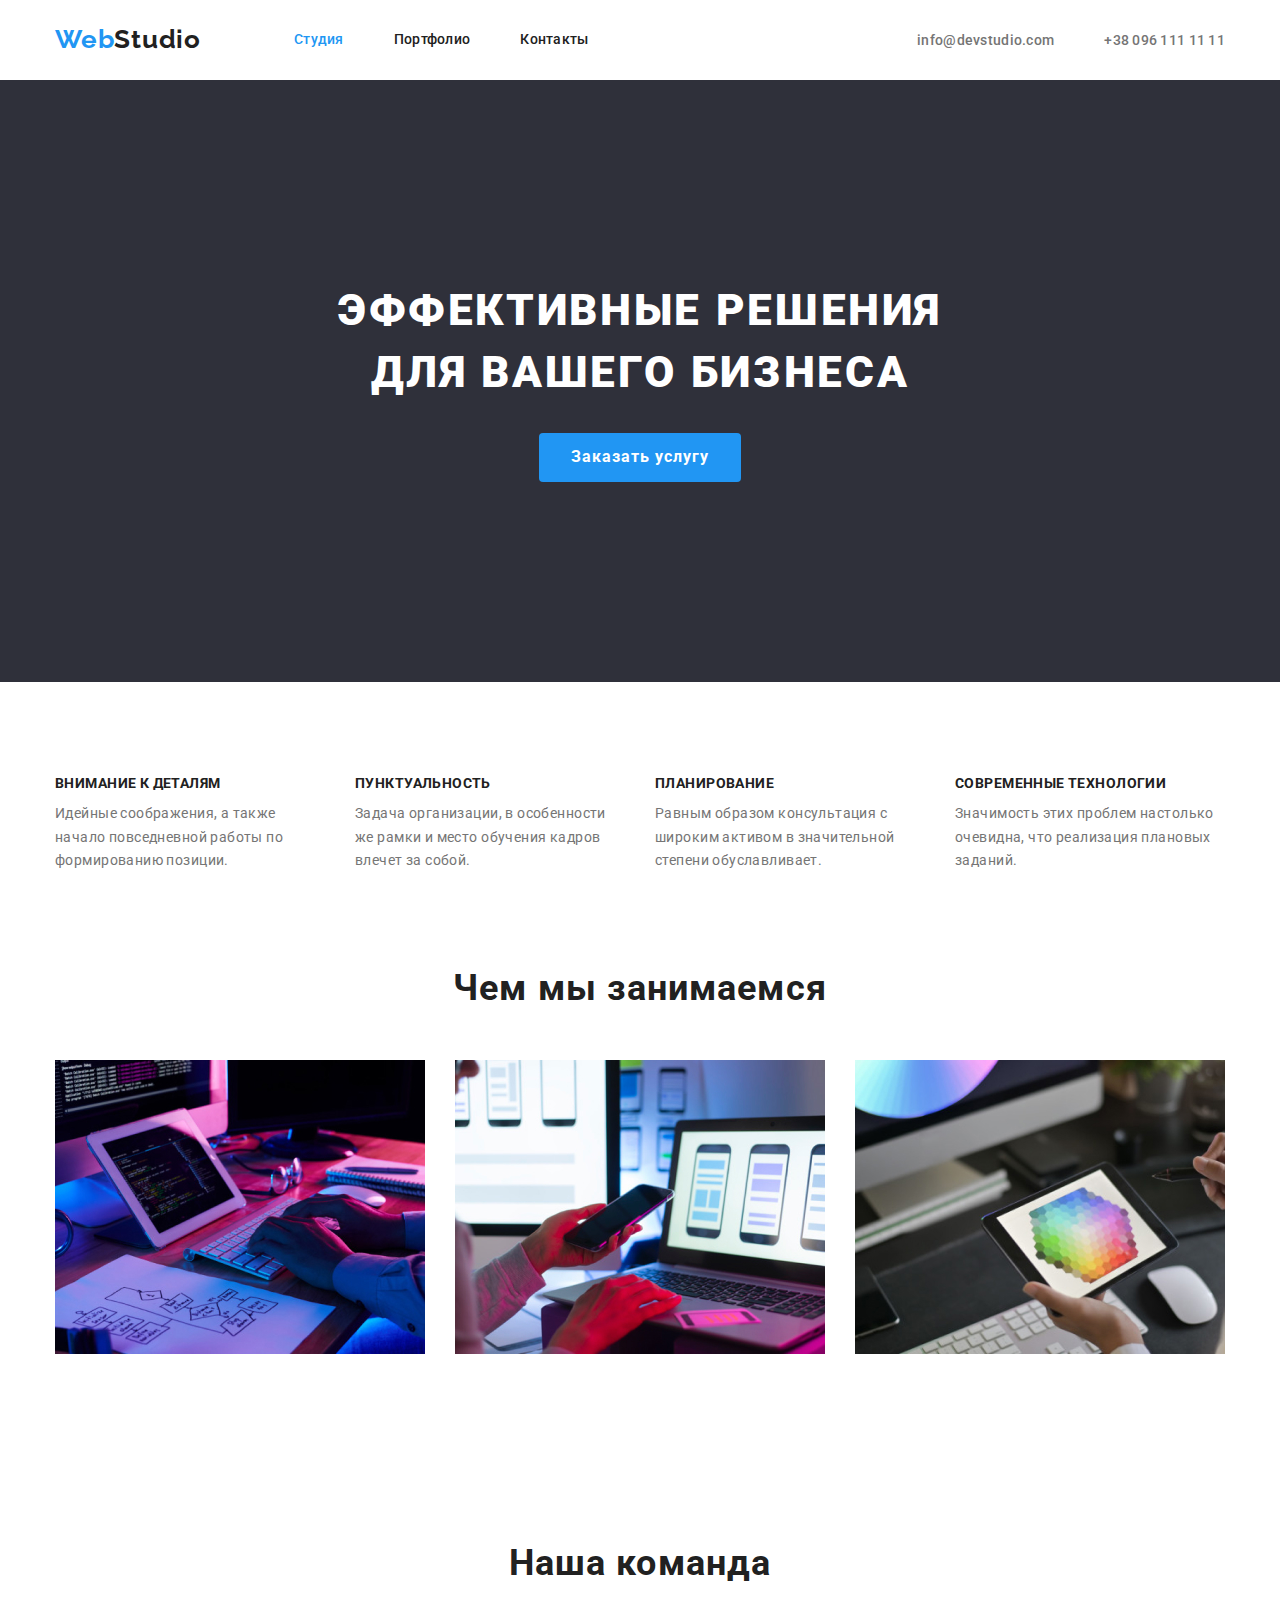
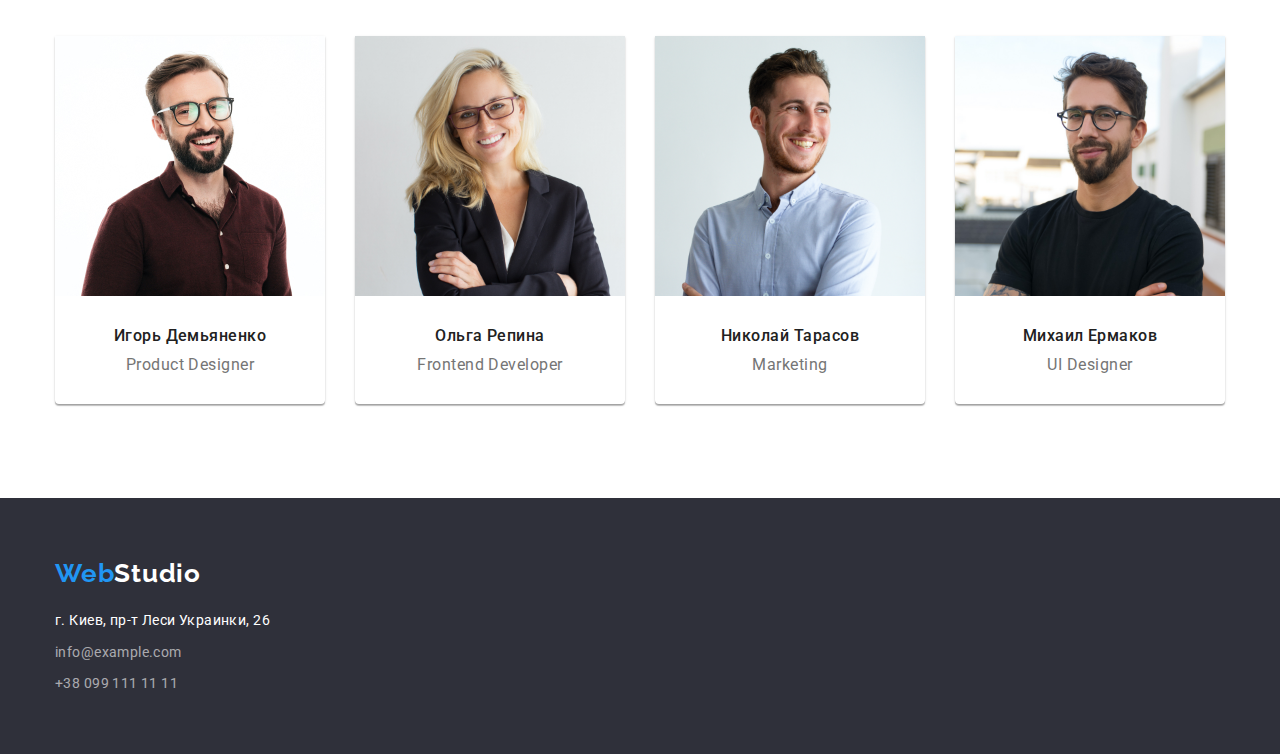
<file: index.html>
<!DOCTYPE html>
<html lang="ru">
  <head>
    <meta charset="UTF-8" />
    <meta name="viewport" content="width=device-width, initial-scale=1.0" />
    <title>WebStudio</title>
    <link
      rel="stylesheet"
      href="https://cdnjs.cloudflare.com/ajax/libs/modern-normalize/1.0.0/modern-normalize.min.css"
    />
    <link
      href="https://fonts.googleapis.com/css2?family=Raleway:wght@700&family=Roboto:wght@400;500;700;900&display=swap"
      rel="stylesheet"
    />
    <link rel="stylesheet" href="./css/styles.css" />
  </head>
  <body>
    <header class="page-hader">
      <div class="container page-wrap">
        <nav class="main-nav">
          <a href="./index.html" class="logo"><span>Web</span>Studio</a>
          <ul class="site-nav list">
            <li class="item">
              <a href="./index.html" class="link current">Студия</a>
            </li>
            <li class="item">
              <a href="./portfolio.html" class="link">Портфолио</a>
            </li>
            <li class="item"><a href="/" class="link">Контакты</a></li>
          </ul>
        </nav>

        <ul class="header list">
          <li class="item">
            <a href="mailto:info@devstudio.com" class="link"
              >info@devstudio.com</a
            >
          </li>

          <li class="item">
            <a href="tel:+380961111111" class="link">+38 096 111 11 11</a>
          </li>
        </ul>
      </div>
    </header>

    <!-- Main -->
    <main>
      <section class="subject">
        <div class="container">
          <h1 class="subject-title">
            Эффективные решения <br />
            для вашего бизнеса
          </h1>
          <button type="button" class="button primary">Заказать услугу</button>
        </div>
      </section>

      <!--  features-->
      <section class="section">
        <div class="container">
          <h2 class="section-title visuallyhidden">Oсобености</h2>
          <ul class="features list">
            <li class="features-element">
              <h3 class="title">Внимание к деталям</h3>
              <p class="desc">
                Идейные соображения, а также начало повседневной работы по
                формированию позиции.
              </p>
            </li>
            <li class="features-element">
              <h3 class="title">Пунктуальность</h3>
              <p class="desc">
                Задача организации, в особенности же рамки и место обучения
                кадров влечет за собой.
              </p>
            </li>
            <li class="features-element">
              <h3 class="title">Планирование</h3>
              <p class="desc">
                Равным образом консультация с широким активом в значительной
                степени обуславливает.
              </p>
            </li>
            <li class="features-element">
              <h3 class="title">Современные технологии</h3>
              <p class="desc">
                Значимость этих проблем настолько очевидна, что реализация
                плановых заданий.
              </p>
            </li>
          </ul>
        </div>
      </section>

      <!--  features-->
      <section class="section no-padding">
        <div class="container">
          <h3 class="section-title">Чем мы занимаемся</h3>
          <ul class="direction list">
            <li class="direction-element">
              <img
                src="./images/img.jpg"
                alt="разработчик"
                width="370"
                height="294"
              />
            </li>
            <li class="direction-element">
              <img
                src="./images/img-2.jpg"
                alt="тефон"
                width="370"
                height="294"
              />
            </li>
            <li class="direction-element">
              <img
                src="./images/img-3.jpg"
                alt="шестиугольник"
                width="370"
                height="294"
              />
            </li>
          </ul>
        </div>
      </section>

      <!-- our-team -->
      <section class="section">
        <div class="container">
          <h2 class="section-title">Наша команда</h2>
          <ul class="our-team list">
            <li class="our-team-element">
              <img
                src="./images/product.jpg"
                width="270"
                height="260"
                alt="Игорь Демьяненко"
              />
              <h3 class="title">Игорь Демьяненко</h3>
              <p class="desc" lang="en">Product Designer</p>
            </li>
            <li class="our-team-element">
              <img
                src="./images/fd.jpg"
                width="270"
                height="260"
                alt="Ольга Репина"
              />
              <h3 class="title">Ольга Репина</h3>
              <p class="desc" lang="en">Frontend Developer</p>
            </li>
            <li class="our-team-element">
              <img
                src="./images/m.jpg"
                width="270"
                height="260"
                alt="Николай Тарасов"
              />
              <h3 class="title">Николай Тарасов</h3>
              <p class="desc" lang="en">Marketing</p>
            </li>
            <li class="our-team-element">
              <img
                src="./images/ui.jpg"
                width="270"
                height="260"
                alt="Михаил Ермаков"
              />
              <h3 class="title">Михаил Ермаков</h3>
              <p class="desc" lang="en">UI Designer</p>
            </li>
          </ul>
        </div>
      </section>
    </main>

    <!-- footer -->

    <footer>
      <div class="container">
        <a href="./index.html" class="logo footer"><span>Web</span>Studio</a>
        <address class="address">
          <p class="text">г. Киев, пр-т Леси Украинки, 26</p>
          <ul class="address list">
            <li class="item">
              <a href="mailto:info@example.com" class="link"
                >info@example.com</a
              >
            </li>
            <li class="item">
              <a href="tel:+380991111111" class="link">+38 099 111 11 11</a>
            </li>
          </ul>
        </address>
      </div>
    </footer>
  </body>
</html>
</file>
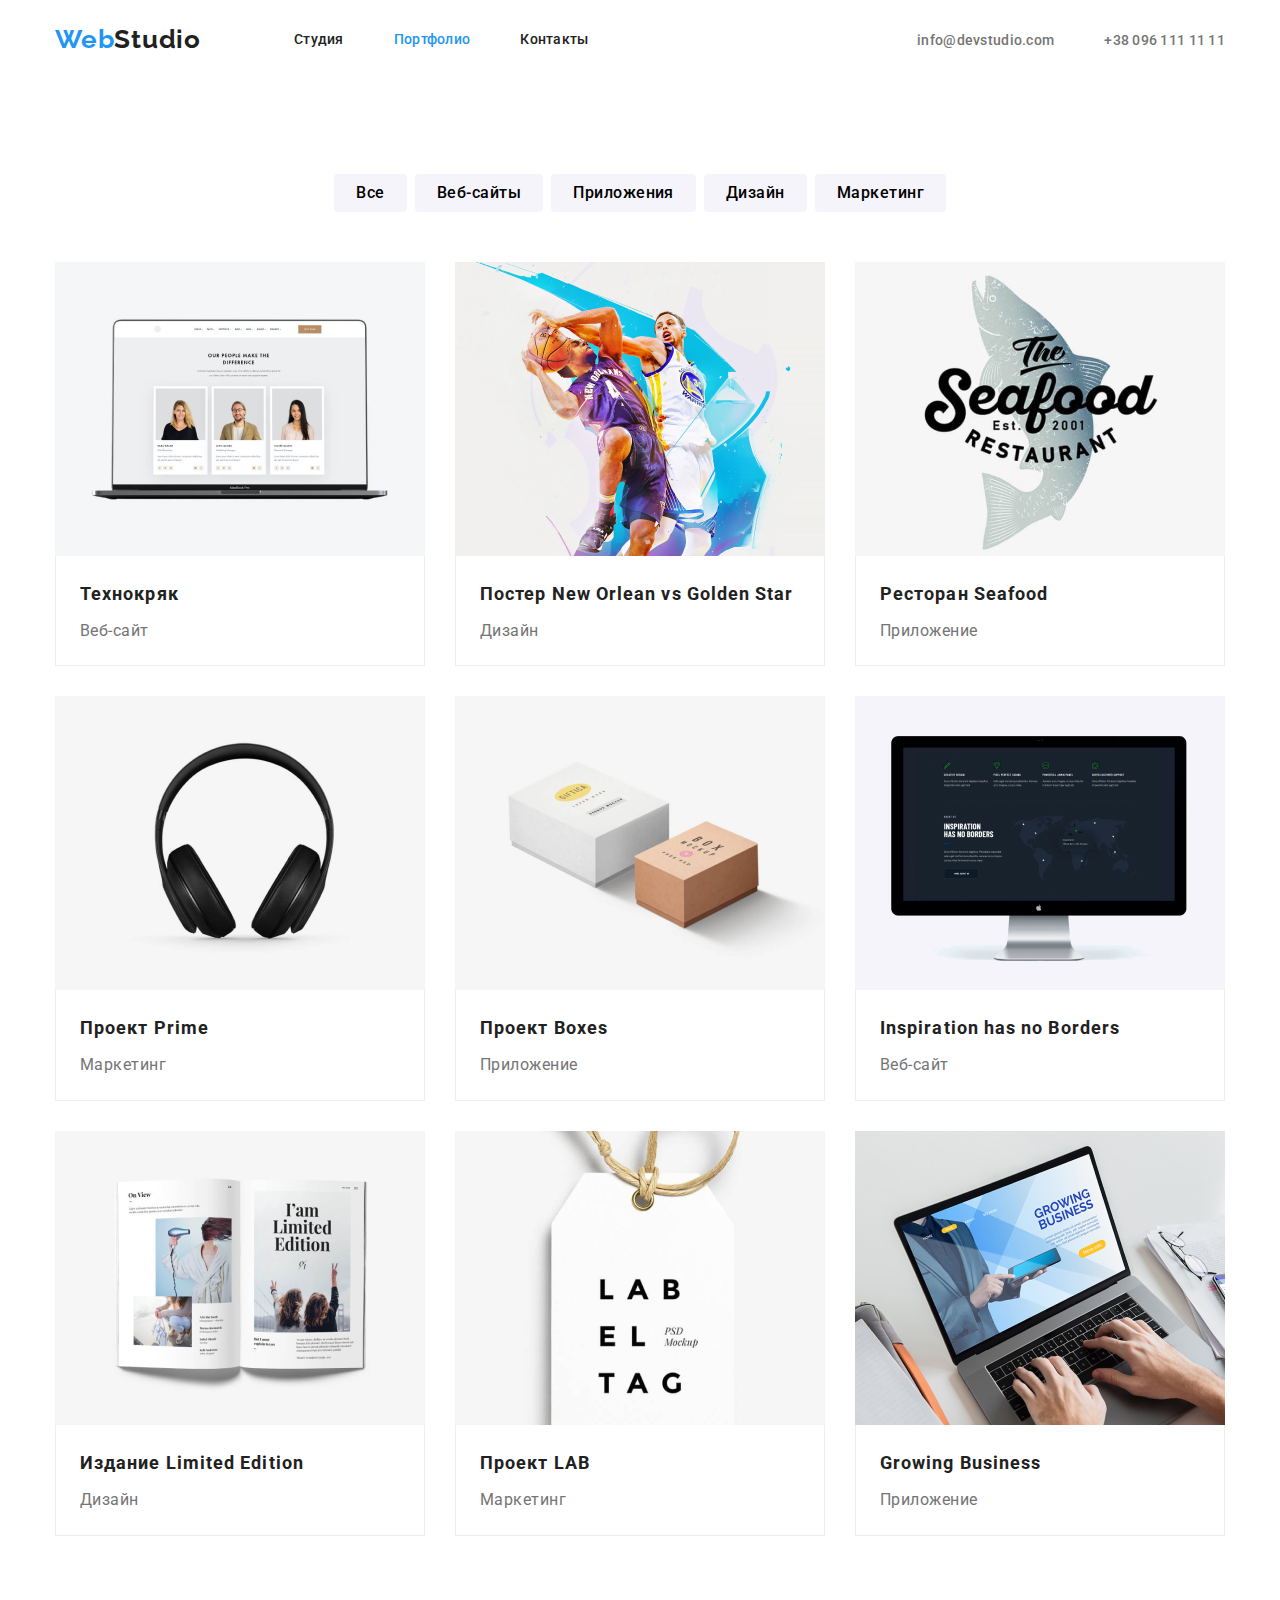
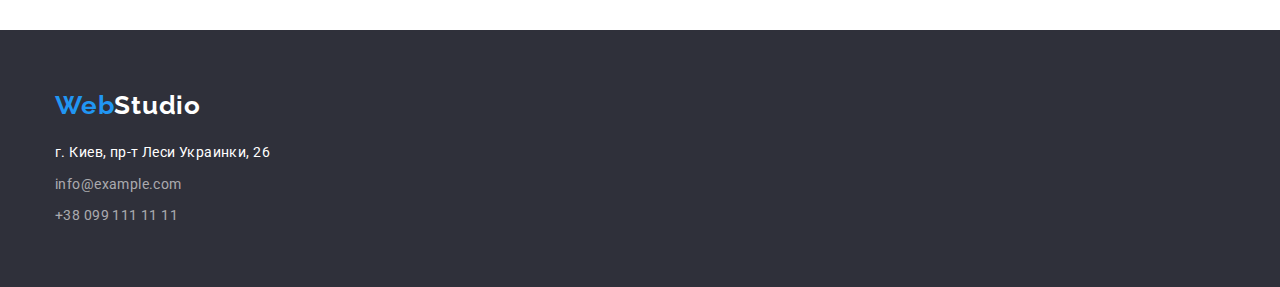
<file: portfolio.html>
<!DOCTYPE html>
<html lang="ru">
  <head>
    <meta charset="UTF-8" />
    <meta name="viewport" content="width=device-width, initial-scale=1.0" />
    <title>Portfolio</title>
    <link
      href="https://cdnjs.cloudflare.com/ajax/libs/modern-normalize/1.0.0/modern-normalize.min.css"
    />
    <link
      href="https://fonts.googleapis.com/css2?family=Raleway:wght@700&family=Roboto:wght@400;500;700;900&display=swap"
      rel="stylesheet"
    />
    <link rel="stylesheet" href="./css/styles.css" />
  </head>
  <body>
    <header class="page-hader">
      <div class="container page-wrap">
        <nav class="main-nav">
          <a href="./index.html" class="logo"><span>Web</span>Studio</a>
          <ul class="site-nav list">
            <li class="item"><a href="./index.html" class="link">Студия</a></li>
            <li class="item">
              <a href="./portfolio.html" class="link current">Портфолио</a>
            </li>
            <li class="item"><a href="/" class="link">Контакты</a></li>
          </ul>
        </nav>

        <ul class="header list">
          <li class="item">
            <a href="mailto:info@devstudio.com" class="link"
              >info@devstudio.com</a
            >
          </li>
          <li class="item">
            <a href="tel:+380961111111" class="link">+38 096 111 11 11</a>
          </li>
        </ul>
      </div>
    </header>

    <!-- Main -->
    <main>
      <section class="section">
        <div class="container">
          <h1 class="section-title visuallyhidden">Портфолио</h1>
          <ul class="button list">
            <li class="button-element">
              <button type="button" class="button secondary">Все</button>
            </li>
            <li class="button-element">
              <button type="button" class="button secondary">Веб-сайты</button>
            </li>
            <li class="button-element">
              <button type="button" class="button secondary">Приложения</button>
            </li>
            <li class="button-element">
              <button type="button" class="button secondary">Дизайн</button>
            </li>
            <li class="button-element">
              <button type="button" class="button secondary">Маркетинг</button>
            </li>
          </ul>

          <ul class="our-work list">
            <li class="our-work-element">
              <a href="/">
                <img
                  src="./images/project-1.jpg"
                  width="370"
                  height="294"
                  alt="Веб-сайт Технокряк"
                />
                <div class="border">
                  <h2 class="title">Технокряк</h2>
                  <p class="link">Веб-сайт</p>
                </div>
              </a>
            </li>
            <li class="our-work-element">
              <a href="/">
                <img
                  src="./images/project-2.jpg"
                  width="370"
                  height="294"
                  alt="Постер New Orlean vs Golden Star"
                />
                <div class="border">
                  <h2 class="title">Постер New Orlean vs Golden Star</h2>
                  <p class="link">Дизайн</p>
                </div>
              </a>
            </li>
            <li class="our-work-element">
              <a href="/">
                <img
                  src="./images/project-3.jpg"
                  width="370"
                  height="294"
                  alt="Ресторан Seafood"
                />
                <div class="border">
                  <h2 class="title">Ресторан Seafood</h2>
                  <p class="link">Приложение</p>
                </div>
              </a>
            </li>
            <li class="our-work-element">
              <a href="/">
                <img
                  src="./images/project-4.jpg"
                  width="370"
                  height="294"
                  alt="Проект Prime"
                />
                <div class="border">
                  <h2 class="title">Проект Prime</h2>
                  <p class="link">Маркетинг</p>
                </div>
              </a>
            </li>

            <li class="our-work-element">
              <a href="/">
                <img
                  src="./images/project-5.jpg"
                  width="370"
                  height="294"
                  alt="Проект Boxes"
                />
                <div class="border">
                  <h2 class="title">Проект Boxes</h2>
                  <p class="link">Приложение</p>
                </div>
              </a>
            </li>
            <li class="our-work-element">
              <a href="/">
                <img
                  src="./images/project-6.jpg"
                  width="370"
                  height="294"
                  alt="Inspiration has no Borders"
                />
                <div class="border">
                  <h2 class="title">Inspiration has no Borders</h2>
                  <p class="link">Веб-сайт</p>
                </div>
              </a>
            </li>
            <li class="our-work-element">
              <a href="/">
                <img
                  src="./images/project-7.jpg"
                  width="370"
                  height="294"
                  alt="Издание Limited Edition"
                />
                <div class="border">
                  <h2 class="title">Издание Limited Edition</h2>
                  <p class="link">Дизайн</p>
                </div>
              </a>
            </li>
            <li class="our-work-element">
              <a href="/">
                <img
                  src="./images/project-8.jpg"
                  width="370"
                  height="294"
                  alt="Проект LAB"
                />
                <div class="border">
                  <h2 class="title">Проект LAB</h2>
                  <p class="link">Маркетинг</p>
                </div>
              </a>
            </li>
            <li class="our-work-element">
              <a href="/">
                <img
                  src="./images/project-9.jpg"
                  width="370"
                  height="294"
                  alt="Growing Business"
                />
                <div class="border">
                  <h2 class="title">Growing Business</h2>
                  <p class="link">Приложение</p>
                </div>
              </a>
            </li>
          </ul>
        </div>
      </section>
    </main>

    <footer>
      <div class="container">
        <a href="./index.html" class="logo footer"><span>Web</span>Studio</a>
        <address class="address">
          <p class="text">г. Киев, пр-т Леси Украинки, 26</p>
          <ul class="address list">
            <li class="item">
              <a href="mailto:info@example.com" class="link"
                >info@example.com</a
              >
            </li>
            <li class="item">
              <a href="tel:+380991111111" class="link">+38 099 111 11 11</a>
            </li>
          </ul>
        </address>
      </div>
    </footer>
  </body>
</html>
</file>
<file: css/styles.css>
/* цвет основного текста #212121 */
/* вторичный цвет текста  #757575*/
/* footer   мыло и телефон  текст color: rgba(255, 255, 255, 0.6); */

/*  header цвет #FFFFFF */
/* основной #E5E5E5 */
/* наша команда #F5F4FA */
/*  вторичный цвет hero footer #2F303A */
/* акцент  #2196F3 */
:root {
  --primary-text-color: #757575;
  --title-text-color: #212121;
  --accent-color: #2196f3;
  --primary-bg-color: #f5f4fa;
  --bg-header-color: #ffffff;
}
/* глобальный border-box */
html {
  box-sizing: border-box;
}

*,
*::before,
*::after {
  box-sizing: inherit;
}

body {
  margin: 0;

  background-color: #ffffff;
  color: var(--primary-text-color);
  font-family: Roboto, sans-serif;
}

a {
  text-decoration: none;
}

/* если нужно пофиксить 4 пикселя зазор */
img {
  display: block;
}

.container {
  margin-left: auto;
  margin-right: auto;
  width: 1200px;
  padding-left: 15px;
  padding-right: 15px;
  /* outline: 2px solid tomato; */
}
.main-nav {
  display: flex;
  align-items: center;
}

/* page hader */
.page-hader {
  background-color: var(--bg-header-color);
}

.page-wrap {
  display: flex;
  flex-wrap: wrap;
}

.logo {
  font-family: Raleway;
  font-style: normal;
  font-weight: 700;
  font-size: 26px;
  line-height: 1.2;
  letter-spacing: 0.03em;
  text-decoration: none;
  color: var(--title-text-color);
}
.logo > span {
  color: var(--accent-color);
}
.logo:focus,
.logo:hover {
  color: var(--title-text-color);
}

/* site nav */

.list {
  margin: 0;
  padding: 0;
  list-style: none;
}

.site-nav .link {
  display: block;
  padding-top: 32px;
  padding-bottom: 32px;

  font-weight: 500;
  font-style: normal;
  font-size: 14px;
  line-height: 1.14;
  letter-spacing: 0.02em;

  color: var(--title-text-color);

  text-decoration: none;
}

.site-nav .link.current {
  color: var(--accent-color);
}

.site-nav {
  display: flex;
  margin-left: 93px;
}
.site-nav .item:not(:last-child) {
  margin-right: 50px;
}

.header {
  display: flex;
  margin-left: auto;
  align-items: center;
}

.header .item:not(:last-child) {
  margin-right: 50px;
}

.header .link {
  font-weight: 500;
  font-style: normal;
  font-size: 14px;
  line-height: 1.14;
  letter-spacing: 0.02em;
  text-decoration: none;

  color: var(--primary-text-color);
}

/*  альтернатива */
/* .header .link + .link {
  margin-left: 50px;
} */

.site-nav .link:hover,
.site-nav .link:focus,
.header .link:hover,
.header .link:focus {
  color: var(--accent-color);
}

.button.primary:hover,
.button.primary:focus,
.button.secondary:hover,
.button.secondary:focus {
  color: #ffffff;
  background-color: var(--accent-color);
}

/* main */

.subject {
  padding-top: 200px;
  padding-bottom: 200px;

  text-align: center;

  background-color: #2f303a;
}

.subject-title {
  margin-top: 0;
  margin-bottom: 30px;

  font-weight: 900;
  font-style: normal;
  font-size: 44px;
  line-height: 1.4;
  letter-spacing: 0.06em;

  color: #ffffff;

  text-align: center;
  text-transform: uppercase;
}

/*  btn */

.button {
  /* display: inline-block; */
  font-family: Roboto, sans-serif;
  min-width: 73px;

  text-decoration: none;
  text-align: center;

  border: transparent;
  border-radius: 4px;
  /* box-sizing: inherit; */
}

.primary {
  font-family: Roboto, sans-serif;
  font-style: normal;
  font-weight: 700;
  font-size: 16px;
  line-height: 1.8;
  letter-spacing: 0.06em;

  color: #ffffff;
  background-color: var(--accent-color);

  padding: 10px 32px;
}

.secondary {
  font-family: inherit;
  font-weight: 500;
  font-size: 16px;
  line-height: 1.6;
  letter-spacing: 0.03em;

  padding: 6px 22px;

  background-color: var(--primary-bg-color);
}

.button.list {
  display: flex;

  justify-content: center;
  margin-bottom: 50px;
}

.button-element {
  margin-right: 8px;
}
.button-element:nth-child(5) {
  margin-right: 0;
}
/* features */

.section {
  padding-top: 94px;
  padding-bottom: 94px;
}

.no-padding {
  padding-top: 0;
}

.section-title {
  color: var(--title-text-color);

  text-align: center;
  font-weight: 700;
  font-style: normal;
  font-size: 36px;
  line-height: 1.2;
  letter-spacing: 0.03em;

  margin-top: 0;
  margin-bottom: 50px;
}
/* скрыть заголовок */
.visuallyhidden:not(:focus):not(:active) {
  position: absolute;

  width: 1px;
  height: 1px;
  margin: -1px;
  border: 0;
  padding: 0;

  white-space: nowrap;

  clip-path: inset(100%);
  clip: rect(0 0 0 0);
  overflow: hidden;
}

.features .title,
.our-team .title {
  color: var(--title-text-color);

  margin-top: 0;
  margin-bottom: 10px;
}

.features .title {
  font-weight: 700;
  font-style: normal;
  font-size: 14px;
  line-height: 1.14;
  letter-spacing: 0.03em;
  text-transform: uppercase;
}
.features .desc {
  font-style: normal;
  font-weight: 400;
  font-size: 14px;
  line-height: 1.7;
  letter-spacing: 0.03em;

  margin-top: 0;
  margin-bottom: 0;
}
.features {
  display: flex;
  flex-wrap: wrap;
  margin-right: -30px;
}

.features-element {
  width: calc((100% - 4 * 30px) / 4);
  margin-right: 30px;
}

.features-element:nth-child(4) {
  margin-right: 0;
}

.direction {
  display: flex;
  flex-wrap: wrap;
  margin-right: -30px;
}

.direction-element {
  width: calc((100% - 3 * 30px) / 3);
  margin-right: 30px;
}
.direction-element:nth-child(3) {
  margin-right: 0;
}

/*  our-team */

.our-team .title {
  margin-top: 30px;
  text-align: center;

  font-weight: 500;
  font-style: normal;
  font-size: 16px;
  line-height: 1.2;
  letter-spacing: 0.03em;
}
.our-team .desc {
  margin-top: 0;
  margin-bottom: 0;
  text-align: center;

  font-size: 16px;
  line-height: 1.2;
  letter-spacing: 0.03em;
  font-style: normal;
}
.our-team .desc:lang(en) {
  font-family: Roboto, sans-serif;
}

.our-team {
  display: flex;
  flex-wrap: wrap;
  margin-right: -30px;
}

.our-team-element {
  width: calc((100% - 4 * 30px) / 4);
  margin-right: 30px;

  padding-bottom: 30px;

  box-shadow: 0px 1px 3px rgba(0, 0, 0, 0.12), 0px 1px 1px rgba(0, 0, 0, 0.14),
    0px 2px 1px rgba(0, 0, 0, 0.2);
  border-radius: 0px 0px 4px 4px;
}
.our-team-element:nth-child(4) {
  margin-right: 0;
}

/* footer */

footer {
  background-color: #2f303a;

  padding-top: 60px;
  padding-bottom: 60px;
}
/* для лого */
.footer {
  color: #ffffff;
  margin-bottom: 20px;
  display: block;
}

.text {
  font-style: normal;
  font-size: 14px;
  line-height: 1.6;
  letter-spacing: 0.03em;

  color: #ffffff;
  text-decoration: none;

  margin-bottom: 9px;
  margin-top: 0;
}

.address .link {
  display: block;
  /* margin-bottom: 9px; */

  font-size: 14px;
  font-style: normal;
  line-height: 1.6;
  letter-spacing: 0.03em;

  color: rgba(255, 255, 255, 0.6);
  text-decoration: none;
}
.address .item:nth-child(2) {
  margin-top: 9px;
}

/*  our-work */

.our-work .title {
  font-weight: 700;
  font-style: normal;
  font-size: 18px;
  line-height: 2;
  letter-spacing: 0.06em;

  margin: 0 0 4px 24px;

  color: var(--title-text-color);
}
.our-work .link {
  font-style: normal;
  font-size: 16px;
  line-height: 1.87;
  letter-spacing: 0.03em;

  margin: 0 0 0 24px;

  color: var(--primary-text-color);
}

.our-work {
  display: flex;
  flex-wrap: wrap;
  margin-right: -30px;
}

.our-work-element {
  width: calc((100% - 3 * 30px) / 3);
  margin-right: 30px;
  margin-bottom: 30px;
}

.our-work-element:nth-child(3n) {
  margin-right: 0;
}

.our-work-element:nth-last-child(-n + 3) {
  margin-bottom: 0;
}

.border {
  border: 1px solid #eeeeee;
  box-sizing: border-box;
  border-top: none;

  padding: 20px 0;
}

/* .our-work .title:hover,
.our-work .title:focus,
.our-work .link:hover,
.our-work .link:focus {
  text-decoration: underline;

  color: var(--accent-color);
} */

/* footer   hover */

.footer:hover,
.footer:focus {
  color: #ffffff;
}

.text:hover,
.text:focus {
  color: var(--accent-color);
}
.address .link:hover,
.address .link:focus {
  color: var(--accent-color);
}
</file>
